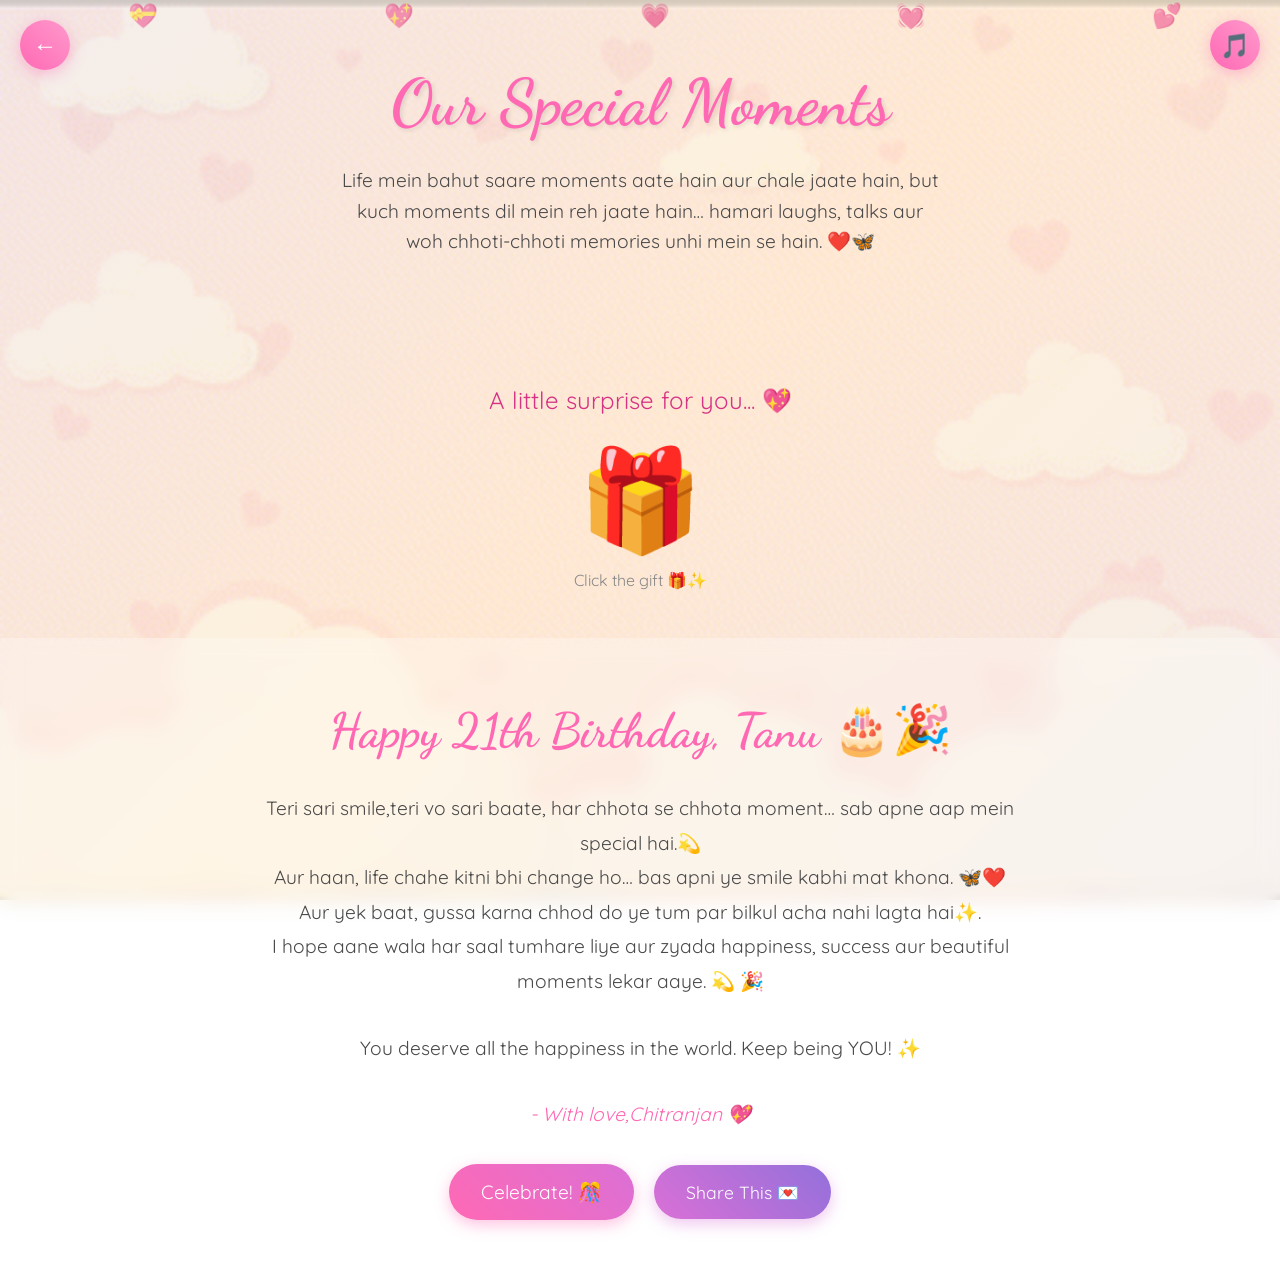
<file: memories.html>
<!DOCTYPE html>
<html lang="en">
<head>
    <meta charset="UTF-8">
    <meta name="viewport" content="width=device-width, initial-scale=1.0">
    <!-- CUSTOMIZE: Change the title -->
    <title>Our Memories ✨</title>
    <!-- CUSTOMIZE: Change favicon -->
    <link rel="icon" type="image/png" href="favicon.png">
    <style>
        @import url('https://fonts.googleapis.com/css2?family=Dancing+Script:wght@700&family=Quicksand:wght@300;400;500;600&display=swap');

        * {
            margin: 0;
            padding: 0;
            box-sizing: border-box;
        }

        body {
            min-height: 100vh;
            background: linear-gradient(135deg,
                    rgba(255, 209, 220, 0.85) 0%,
                    rgba(230, 230, 250, 0.85) 25%,
                    rgba(255, 239, 213, 0.85) 50%,
                    rgba(230, 230, 250, 0.85) 75%,
                    rgba(255, 209, 220, 0.85) 100%),
                    url('background-movable.gif');
            background-size: 400% 400%, cover;
            background-position: center, center;
            background-attachment: fixed;
            animation: gradientFlow 15s ease infinite;
            font-family: 'Quicksand', sans-serif;
            overflow-x: hidden;
            color: #4a4a4a;
        }

        @keyframes gradientFlow {
            0% { background-position: 0% 50%; }
            50% { background-position: 100% 50%; }
            100% { background-position: 0% 50%; }
        }

        /* Floating Hearts */
        .floating-hearts {
            position: fixed;
            width: 100%;
            height: 100%;
            pointer-events: none;
            z-index: 2;
        }

        .heart {
            position: absolute;
            font-size: 1.5rem;
            color: rgba(255, 105, 180, 0.6);
            animation: floatHeart var(--float-duration, 6s) ease-in-out infinite;
            animation-delay: var(--delay, 0s);
        }

        @keyframes floatHeart {
            0% { transform: translate(0, 100vh) rotate(0deg); }
            100% { transform: translate(var(--translate-x, 0), -100vh) rotate(360deg); }
        }

        /* Welcome Section */
        .welcome {
            text-align: center;
            padding: 4rem 2rem;
            position: relative;
            z-index: 3;
        }

        .welcome h1 {
            font-family: 'Dancing Script', cursive;
            font-size: 4rem;
            /* CUSTOMIZE: Change primary color */
            color: #ff69b4;
            text-shadow: 2px 2px 4px rgba(0, 0, 0, 0.1);
            animation: fadeInScale 2s ease;
        }

        .welcome p {
            font-size: 1.2rem;
            max-width: 600px;
            margin: 1.5rem auto;
            line-height: 1.6;
            animation: fadeIn 2s ease 0.5s both;
        }

        /* Memory Cards */
        .memory-container {
            max-width: 1200px;
            margin: 0 auto;
            padding: 2rem;
            display: grid;
            grid-template-columns: repeat(auto-fit, minmax(300px, 1fr));
            gap: 2rem;
            z-index: 3;
            position: relative;
        }

        .memory-card {
            background: rgba(255, 255, 255, 0.9);
            border-radius: 20px;
            padding: 1.5rem;
            box-shadow: 0 10px 20px rgba(0, 0, 0, 0.1);
            transition: all 0.5s cubic-bezier(0.4, 0, 0.2, 1);
            position: relative;
            overflow: hidden;
        }

        .memory-card:hover {
            transform: translateY(-10px) scale(1.02);
            box-shadow: 0 15px 30px rgba(0, 0, 0, 0.15);
        }

        .memory-card::before {
            content: '';
            position: absolute;
            top: 0;
            left: 0;
            width: 100%;
            height: 100%;
            background: linear-gradient(45deg, transparent, rgba(255, 255, 255, 0.4), transparent);
            transform: translateX(-100%);
            transition: 0.5s;
        }

        .memory-card:hover::before {
            transform: translateX(100%);
        }

        .memory-img {
            width: 100%;
            height: 250px;
            object-fit: cover;
            border-radius: 15px;
            margin-bottom: 1rem;
            transition: transform 0.5s ease;
        }

        .memory-card:hover .memory-img {
            transform: scale(1.05);
        }

        .memory-date {
            font-family: 'Dancing Script', cursive;
            /* CUSTOMIZE: Change date color */
            color: #ff69b4;
            font-size: 1.3rem;
            margin-bottom: 0.5rem;
        }

        .memory-caption {
            font-size: 1rem;
            line-height: 1.5;
            color: #666;
        }

        /* Final Message Section */
        .final-message {
            text-align: center;
            padding: 4rem 2rem;
            background: rgba(255, 255, 255, 0.3);
            backdrop-filter: blur(10px);
            margin-top: 3rem;
            position: relative;
            z-index: 3;
        }

        .final-message h2 {
            font-family: 'Dancing Script', cursive;
            font-size: 3rem;
            /* CUSTOMIZE: Change color */
            color: #ff69b4;
            margin-bottom: 2rem;
            animation: heartbeat 2s infinite;
        }

        @keyframes heartbeat {
            0%, 100% { transform: scale(1); }
            50% { transform: scale(1.1); }
        }

        .final-message p {
            font-size: 1.2rem;
            max-width: 800px;
            margin: 0 auto 2rem;
            line-height: 1.8;
        }

        .goodbye-btn {
            display: inline-block;
            padding: 1rem 2rem;
            font-size: 1.2rem;
            /* CUSTOMIZE: Change button gradient */
            background: linear-gradient(45deg, #ff69b4, #da70d6);
            color: white;
            border: none;
            border-radius: 50px;
            cursor: pointer;
            text-decoration: none;
            transition: all 0.3s ease;
            box-shadow: 0 5px 15px rgba(255, 105, 180, 0.4);
            animation: float 3s infinite ease-in-out;
        }

        .goodbye-btn:hover {
            transform: translateY(-5px);
            box-shadow: 0 8px 20px rgba(255, 105, 180, 0.6);
        }

        .signature {
            font-style: italic;
            font-size: 1.3rem;
            /* CUSTOMIZE: Change signature color */
            color: #ff69b4;
            margin-top: 1rem;
        }

        @keyframes float {
            0%, 100% { transform: translateY(0); }
            50% { transform: translateY(-10px); }
        }

        @keyframes fadeInScale {
            0% { opacity: 0; transform: scale(0.8); }
            100% { opacity: 1; transform: scale(1); }
        }

        @keyframes fadeIn {
            0% { opacity: 0; }
            100% { opacity: 1; }
        }

        /* Custom Scrollbar */
        ::-webkit-scrollbar {
            width: 12px;
        }

        ::-webkit-scrollbar-track {
            background: rgba(255, 255, 255, 0.4);
        }

        ::-webkit-scrollbar-thumb {
            /* CUSTOMIZE: Change scrollbar gradient */
            background: linear-gradient(45deg, #ff69b4, #da70d6);
            border-radius: 6px;
        }

        /* Responsive Design */
        @media (max-width: 768px) {
            .welcome h1 { font-size: 3rem; }
            .memory-container { grid-template-columns: 1fr; }
            .final-message h2 { font-size: 2.5rem; }
        }

        /* Music Toggle Button */
        .music-toggle {
            position: fixed;
            top: 20px;
            right: 20px;
            width: 50px;
            height: 50px;
            /* CUSTOMIZE: Change music button gradient */
            background: linear-gradient(45deg, #ff69b4, #ff99cc);
            border-radius: 50%;
            display: flex;
            align-items: center;
            justify-content: center;
            cursor: pointer;
            z-index: 1000;
            box-shadow: 0 4px 15px rgba(255, 105, 180, 0.4);
            transition: transform 0.3s, box-shadow 0.3s;
        }

        .music-toggle:hover {
            transform: scale(1.1);
            box-shadow: 0 6px 20px rgba(255, 105, 180, 0.6);
        }

        .music-toggle.playing {
            animation: musicPulse 1s ease-in-out infinite;
        }

        .music-icon {
            font-size: 1.5rem;
        }

        @keyframes musicPulse {
            0%, 100% { transform: scale(1); }
            50% { transform: scale(1.1); }
        }

        /* Back Button */
        .back-btn {
            position: fixed;
            top: 20px;
            left: 20px;
            width: 50px;
            height: 50px;
            /* CUSTOMIZE: Change back button gradient */
            background: linear-gradient(45deg, #ff69b4, #ff99cc);
            border-radius: 50%;
            display: flex;
            align-items: center;
            justify-content: center;
            cursor: pointer;
            z-index: 1000;
            box-shadow: 0 4px 15px rgba(255, 105, 180, 0.4);
            transition: transform 0.3s, box-shadow 0.3s;
            text-decoration: none;
            color: white;
            font-size: 1.5rem;
            font-weight: bold;
        }

        .back-btn:hover {
            transform: scale(1.1);
            box-shadow: 0 6px 20px rgba(255, 105, 180, 0.6);
        }

        /* Share Button */
        .share-btn {
            display: inline-block;
            padding: 1rem 2rem;
            font-size: 1.1rem;
            /* CUSTOMIZE: Change share button gradient */
            background: linear-gradient(45deg, #da70d6, #9370db);
            color: white;
            border: none;
            border-radius: 50px;
            cursor: pointer;
            margin-left: 1rem;
            transition: all 0.3s ease;
            box-shadow: 0 5px 15px rgba(218, 112, 214, 0.4);
            font-family: 'Quicksand', sans-serif;
        }

        .share-btn:hover {
            transform: translateY(-5px);
            box-shadow: 0 8px 20px rgba(218, 112, 214, 0.6);
        }
        /* ===== GIFT SURPRISE ===== */

.gift-section {
    text-align: center;
    margin: 40px auto;
    position: relative;
    z-index: 10;
}

.gift-title {
    font-size: 1.5rem;
    color: #d63384;
    margin-bottom: 20px;
}

.gift-box {
    font-size: 100px;
    cursor: pointer;
    display: inline-block;
    transition: transform 0.3s ease;
    user-select: none;
}

.gift-box:hover {
    transform: scale(1.12);
}

.gift-box.shake {
    animation: giftShake 0.7s ease;
}

@keyframes giftShake {
    0% { transform: rotate(0deg) scale(1); }
    20% { transform: rotate(-12deg) scale(1.08); }
    40% { transform: rotate(12deg) scale(1.08); }
    60% { transform: rotate(-8deg) scale(1.08); }
    80% { transform: rotate(8deg) scale(1.08); }
    100% { transform: rotate(0deg) scale(1); }
}

.gift-hint {
    font-size: 1rem;
    color: #888;
    margin-top: 10px;
}

/* Photos hidden initially */
.surprise-photos {
    display: none;
}

/* Photo reveal animation */
.surprise-photos.show {
    display: grid;
    animation: surpriseAppear 1s ease forwards;
}

@keyframes surpriseAppear {
    from {
        opacity: 0;
        transform: translateY(40px) scale(0.9);
    }

    to {
        opacity: 1;
        transform: translateY(0) scale(1);
    }
}

.surprise-message {
    display: none;
    text-align: center;
    margin: 50px auto;
    max-width: 700px;
    padding: 30px;
    border-radius: 25px;
    background: rgba(255, 255, 255, 0.85);
    box-shadow: 0 10px 30px rgba(0,0,0,0.12);
}

.surprise-message.show {
    display: block;
    animation: messageAppear 1.5s ease forwards;
}

.surprise-message h2 {
    color: #d63384;
    font-size: 2rem;
    margin-bottom: 20px;
}

.surprise-message p {
    color: #555;
    font-size: 1.1rem;
    line-height: 1.8;
}

@keyframes messageAppear {
    from {
        opacity: 0;
        transform: translateY(50px);
    }

    to {
        opacity: 1;
        transform: translateY(0);
    }
}

@media (max-width: 600px) {
    .gift-box {
        font-size: 80px;
    }

    .gift-title {
        font-size: 1.3rem;
    }

    .surprise-message {
        margin: 30px 15px;
        padding: 20px;
    }
}
/* ===== PREMIUM PHOTO REVEAL ===== */

.surprise-photos.show .memory-card {
    opacity: 0;
    transform: translateY(80px) scale(0.75) rotate(-8deg);
    animation: premiumPhotoReveal 1.4s cubic-bezier(0.22, 1, 0.36, 1) forwards;
}

/* One by one */

.surprise-photos.show .memory-card:nth-child(1) {
    animation-delay: 1s;
}

.surprise-photos.show .memory-card:nth-child(2) {
    animation-delay: 4s;
}

.surprise-photos.show .memory-card:nth-child(3) {
    animation-delay: 6s;
}

.surprise-photos.show .memory-card:nth-child(4) {
    animation-delay: 8s;
}

.surprise-photos.show .memory-card:nth-child(5) {
    animation-delay: 10s;
}

@keyframes premiumPhotoReveal {

    0% {
        opacity: 0;
        transform: translateY(80px) scale(0.75) rotate(-8deg);
        filter: blur(8px);
    }

    60% {
        opacity: 1;
        transform: translateY(-15px) scale(1.05) rotate(2deg);
        filter: blur(0);
    }

    80% {
        transform: translateY(5px) scale(0.98) rotate(-1deg);
    }

    100% {
        opacity: 1;
        transform: translateY(0) scale(1) rotate(0deg);
        filter: blur(0);
    }
}

/* Photo glow */

.surprise-photos.show .memory-img {
    transition: all 0.5s ease;
    box-shadow: 0 15px 40px rgba(255, 105, 180, 0.35);
}

.surprise-photos.show .memory-card:hover .memory-img {
    transform: scale(1.05);
    box-shadow: 0 20px 50px rgba(255, 105, 180, 0.55);
}
/* ===== BIG EMOJI BLAST ===== */

.sparkle {
    position: fixed;
    pointer-events: none;
    z-index: 9999;
    font-size: 32px;
    animation: bigSparkleBlast 2.8s ease-out forwards;
    will-change: transform, opacity;
}

@keyframes bigSparkleBlast {

    0% {
        opacity: 1;
        transform: translate(0, 0) scale(0.3) rotate(0deg);
    }

    25% {
        opacity: 1;
        transform: translate(
            calc(var(--x) * 0.35),
            calc(var(--y) * 0.35)
        ) scale(1.5) rotate(90deg);
    }

    100% {
        opacity: 0;
        transform: translate(var(--x), var(--y)) scale(0.8) rotate(360deg);
    }
}
    </style>
</head>

<body>
    <audio id="bgMusic" loop>
        <source src="./music/page1.mp3" type="audio/mpeg">
    </audio>
    <div class="music-toggle" id="musicToggle" title="Toggle Music">
        <span class="music-icon">🎵</span>
    </div>
    <a href="timeline.html" class="back-btn" title="Go Back">←</a>

    <div class="floating-hearts">
        <div class="heart" style="--float-duration: 6s; --delay: 0s; --translate-x: 20px; left: 10%;">💝</div>
        <div class="heart" style="--float-duration: 8s; --delay: 1s; --translate-x: -30px; left: 30%;">💖</div>
        <div class="heart" style="--float-duration: 7s; --delay: 2s; --translate-x: 40px; left: 50%;">💗</div>
        <div class="heart" style="--float-duration: 9s; --delay: 3s; --translate-x: -20px; left: 70%;">💓</div>
        <div class="heart" style="--float-duration: 5s; --delay: 4s; --translate-x: 30px; left: 90%;">💕</div>
    </div>

    <section class="welcome">
        <!-- CUSTOMIZE: Change the title -->
        <h1>Our Special Moments</h1>
        <!-- CUSTOMIZE: Change the description -->
        <p>Life mein bahut saare moments aate hain aur chale jaate hain, but kuch moments dil mein reh jaate hain… hamari laughs, talks aur woh chhoti-chhoti memories unhi mein se hain. ❤️🦋</p>
    </section>
<!-- ===== GIFT SURPRISE ===== -->

<div class="gift-section">

    <div class="gift-title">
        A little surprise for you... 💖
    </div>

    <div class="gift-box" id="giftBox">
        🎁
    </div>

    <div class="gift-hint">
        Click the gift 🎁✨
    </div>

</div>
    <div class="memory-container surprise-photos" id="surprisePhotos">
        <!-- CUSTOMIZE: Add your photos and captions -->
        <!-- Copy and paste memory-card blocks for more memories -->

    <div class="memory-card">
        <img src="./photos/p1.jpeg" alt="Memory 1" class="memory-img">
        <div class="memory-date">A Special Day ✨</div>
        <div class="memory-caption">
            Some moments are just too special to forget. ❤️
        </div>
    </div>

    <div class="memory-card">
        <img src="./photos/p2.jpeg" alt="Memory 2" class="memory-img">
        <div class="memory-date">Beautiful Moments 🌸</div>
        <div class="memory-caption">
            A little memory, but a big place in the heart. 🦋
        </div>
    </div>

    <div class="memory-card">
        <img src="./photos/p3.jpeg" alt="Memory 3" class="memory-img">
        <div class="memory-date">Good Times 💫</div>
        <div class="memory-caption">
            Some memories become special without even trying. 🤍
        </div>
    </div>

    <div class="memory-card">
        <img src="./photos/p4.jpeg" alt="Memory 4" class="memory-img">
        <div class="memory-date">Another Beautiful Memory 🫶🏻</div>
        <div class="memory-caption">
            And here is another little piece of our memories. ❤️✨
        </div>
    </div>

    <div class="memory-card">
        <img src="./photos/p5.jpeg" alt="Memory 5" class="memory-img">
        <div class="memory-date">One More Moment 🦋</div>
        <div class="memory-caption">
            Some pictures capture moments, some capture feelings. 💖
        </div>
    </div>

</div>

    <section class="final-message">
        <!-- CUSTOMIZE: Change name and age -->
        <h2>Happy 21th Birthday, Tanu 🎂🎉</h2>
        <!-- CUSTOMIZE: Change the message -->
        <p>Teri sari smile,teri vo sari baate, har chhota se chhota moment… sab apne aap mein special hai.💫<br>
            Aur haan, life chahe kitni bhi change ho… bas apni ye smile kabhi mat khona. 🦋❤️<br>
            Aur yek baat, gussa karna chhod do ye tum par bilkul acha nahi lagta hai✨.<br>
            I hope aane wala har saal tumhare liye aur zyada happiness, success aur beautiful moments lekar aaye. 💫 🎉</p>
        <p>You deserve all the happiness in the world. Keep being YOU! ✨</p>
        <!-- CUSTOMIZE: Change your name -->
        <p class="signature">- With love,Chitranjan 💖</p>
        <a href="#" class="goodbye-btn" onclick="celebrate()">Celebrate! 🎊</a>
        <button class="share-btn" onclick="shareWebsite()">Share This 💌</button>
    </section>

    <!-- Confetti Canvas -->
    <canvas id="confetti-canvas" style="position: fixed; top: 0; left: 0; width: 100%; height: 100%; pointer-events: none; z-index: 9999;"></canvas>

    <script>
       // ===== MUSIC CONTROL =====
const bgMusic = document.getElementById('bgMusic');
const musicToggle = document.getElementById('musicToggle');
const musicIcon = musicToggle.querySelector('.music-icon');

function toggleMusic() {
    if (bgMusic.paused) {
        bgMusic.play().then(() => {
            musicToggle.classList.add('playing');
            musicIcon.textContent = '🎵';
        }).catch(() => {});
    } else {
        bgMusic.pause();
        musicToggle.classList.remove('playing');
        musicIcon.textContent = '🔇';
    }
}

musicToggle.addEventListener('click', toggleMusic);

// Start Page 4 music on first user interaction
document.addEventListener('click', function startPageMusic() {
    if (bgMusic.paused) {
        bgMusic.play().then(() => {
            musicToggle.classList.add('playing');
            musicIcon.textContent = '🎵';
        }).catch(() => {});
    }

    document.removeEventListener('click', startPageMusic);
}, { once: true });

        // Confetti Animation
        const canvas = document.getElementById('confetti-canvas');
        const ctx = canvas.getContext('2d');
        let confettiPieces = [];
        let animationId;

        function resizeCanvas() {
            canvas.width = window.innerWidth;
            canvas.height = window.innerHeight;
        }
        resizeCanvas();
        window.addEventListener('resize', resizeCanvas);

        class Confetti {
            constructor() {
                this.x = Math.random() * canvas.width;
                this.y = Math.random() * canvas.height - canvas.height;
                this.size = Math.random() * 10 + 5;
                this.speedY = Math.random() * 3 + 2;
                this.speedX = Math.random() * 2 - 1;
                this.color = ['#ff69b4', '#ffd700', '#87ceeb', '#98fb98', '#dda0dd', '#f0e68c', '#ff6347'][Math.floor(Math.random() * 7)];
                this.rotation = Math.random() * 360;
                this.rotationSpeed = Math.random() * 10 - 5;
            }

            update() {
                this.y += this.speedY;
                this.x += this.speedX;
                this.rotation += this.rotationSpeed;
            }

            draw() {
                ctx.save();
                ctx.translate(this.x, this.y);
                ctx.rotate(this.rotation * Math.PI / 180);
                ctx.fillStyle = this.color;
                ctx.fillRect(-this.size / 2, -this.size / 2, this.size, this.size / 2);
                ctx.restore();
            }
        }

        function createConfetti() {
            for (let i = 0; i < 150; i++) {
                confettiPieces.push(new Confetti());
            }
        }

        function animateConfetti() {
            ctx.clearRect(0, 0, canvas.width, canvas.height);

            confettiPieces.forEach((piece, index) => {
                piece.update();
                piece.draw();

                if (piece.y > canvas.height) {
                    confettiPieces.splice(index, 1);
                }
            });

            if (confettiPieces.length > 0) {
                animationId = requestAnimationFrame(animateConfetti);
            }
        }

        function celebrate() {
            event.preventDefault();
            createConfetti();
            animateConfetti();

            setTimeout(() => { createConfetti(); }, 500);
            setTimeout(() => { createConfetti(); }, 1000);
        }

        // Share function - CUSTOMIZE: Update the share message
        function shareWebsite() {
            const shareData = {
                title: 'Happy Birthday!',
                text: 'Check out this special birthday wish! 💖',
                url: window.location.href
            };

            if (navigator.share) {
                navigator.share(shareData)
                    .catch((err) => console.log('Share cancelled'));
            } else {
                navigator.clipboard.writeText(window.location.href).then(() => {
                    alert('Link copied to clipboard! 💖');
                }).catch(() => {
                    alert('Share this link: ' + window.location.href);
                });
            }
        }
        // ===== GIFT SURPRISE ANIMATION =====

const giftBox = document.getElementById("giftBox");
const surprisePhotos = document.getElementById("surprisePhotos");

giftBox.addEventListener("click", () => {

    giftBox.classList.add("shake");
    createSparkles();
    giftBox.style.pointerEvents = "none";

    setTimeout(() => {

        document.querySelector(".gift-section").style.display = "none";

        surprisePhotos.classList.add("show");

        setTimeout(() => {
            surprisePhotos.scrollIntoView({
                behavior: "smooth",
                block: "start"
            });
        }, 300);

    }, 800);

});
// ===== BIG EMOJI BLAST =====

function createSparkles() {

    const symbols = [
        "✨", "💖", "💕", "💗", "💓",
        "💞", "💘", "❤️", "⭐", "🌟",
        "🌸", "🌷", "🦋", "🎀", "🥰"
    ];

    for (let i = 0; i < 100; i++) {

        const sparkle = document.createElement("div");

        sparkle.className = "sparkle";

        sparkle.innerText =
            symbols[Math.floor(Math.random() * symbols.length)];

        sparkle.style.left = "50%";
        sparkle.style.top = "40%";

        const angle = Math.random() * Math.PI * 2;
        const distance = 250 + Math.random() * 500;

        const x = Math.cos(angle) * distance;
        const y = Math.sin(angle) * distance;

        sparkle.style.setProperty("--x", `${x}px`);
        sparkle.style.setProperty("--y", `${y}px`);

        sparkle.style.animationDelay =
            `${Math.random() * 0.4}s`;

        sparkle.style.fontSize =
            `${25 + Math.random() * 3}px`;

        document.body.appendChild(sparkle);

        setTimeout(() => {
            sparkle.remove();
        }, 3300);
    }
}
    </script>
</body>
</html>
</file>
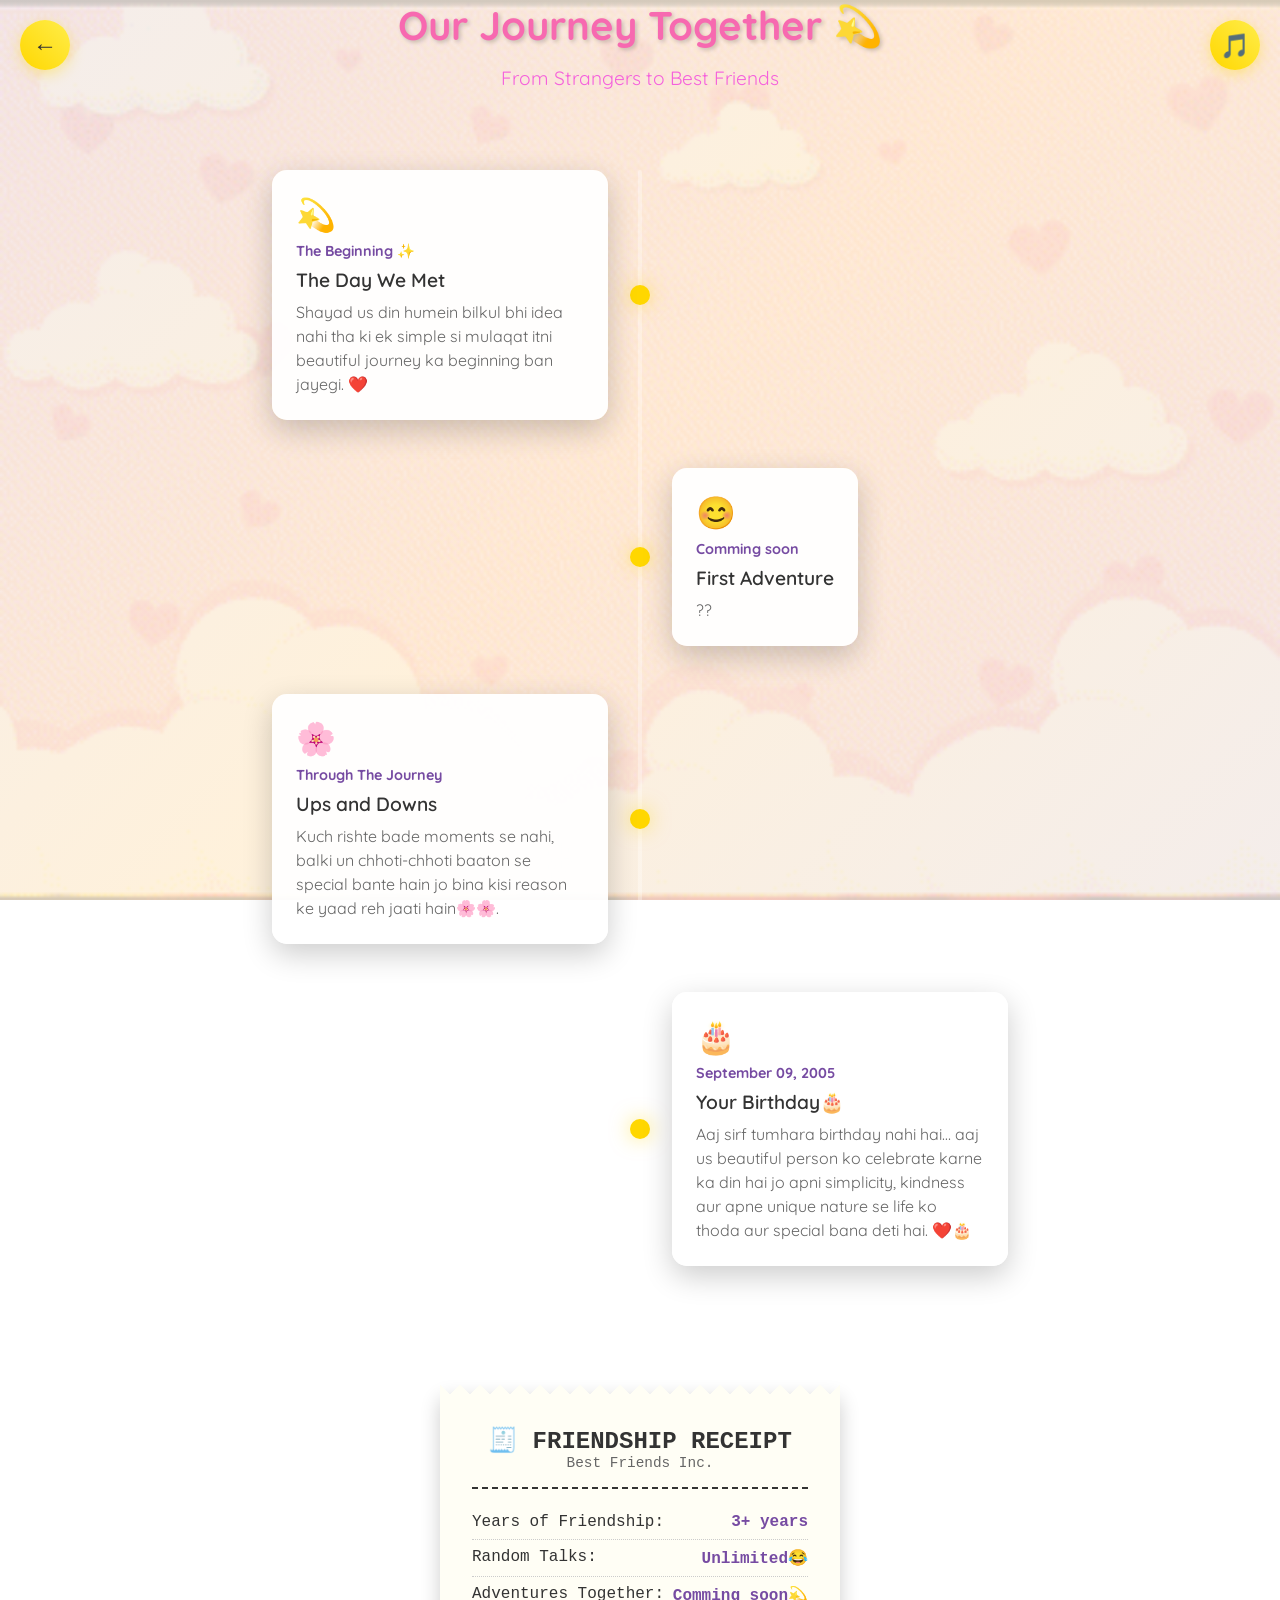
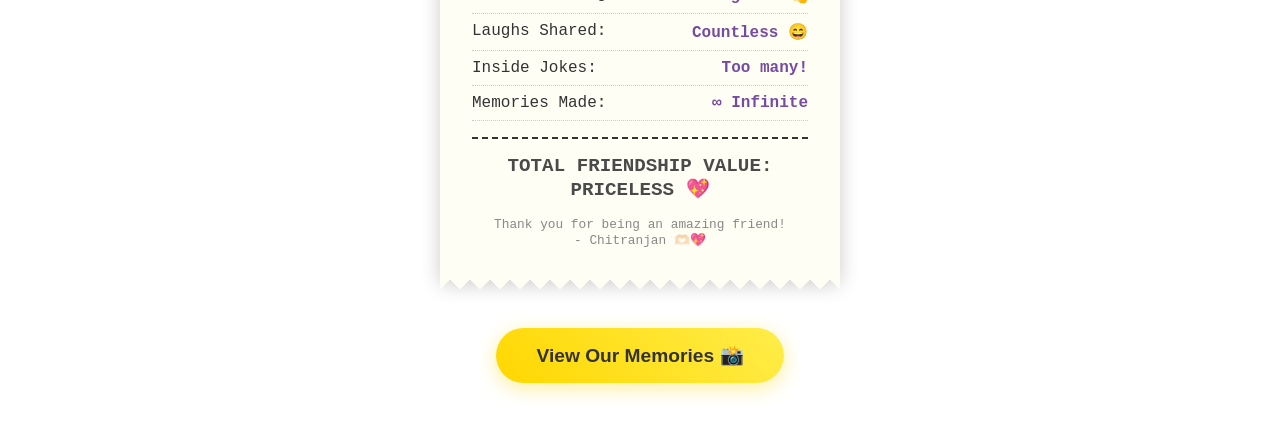
<file: timeline.html>
<!DOCTYPE html>
<html lang="en">
<head>
    <meta charset="UTF-8">
    <meta name="viewport" content="width=device-width, initial-scale=1.0">
    <!-- CUSTOMIZE: Change the title -->
    <title>Our Journey 💫</title>
    <!-- CUSTOMIZE: Change favicon -->
    <link rel="icon" type="image/png" href="favicon.png">
    <script src="https://cdnjs.cloudflare.com/ajax/libs/gsap/3.12.2/gsap.min.js"></script>
    <link href="https://fonts.googleapis.com/css2?family=Quicksand:wght@400;500;600;700&display=swap" rel="stylesheet">
    <style>
        * {
            margin: 0;
            padding: 0;
            box-sizing: border-box;
        }

        body {
            min-height: 100vh;
            background: linear-gradient(135deg,
                    rgba(255, 209, 220, 0.85) 0%,
                    rgba(230, 230, 250, 0.85) 25%,
                    rgba(255, 239, 213, 0.85) 50%,
                    rgba(230, 230, 250, 0.85) 75%,
                    rgba(255, 209, 220, 0.85) 100%),
                    url('background-movable.gif');
            background-size: 400% 400%, cover;
            background-position: center, center;
            background-attachment: fixed;
            animation: gradientFlow 15s ease infinite;
            font-family: 'Quicksand', sans-serif;
            overflow-x: hidden;
            color: #4a4a4a;
        }

        .page-title {
            text-align: center;
            color: #f769b0;
            font-size: 2.5rem;
            margin-bottom: 1rem;
            text-shadow: 2px 2px 4px rgba(0,0,0,0.2);
        }

        .page-subtitle {
            text-align: center;
            color: #f561dc;
            font-size: 1.2rem;
            margin-bottom: 3rem;
        }

        .timeline {
            max-width: 800px;
            margin: 0 auto;
            position: relative;
            padding: 2rem 0;
        }

        .timeline::before {
            content: '';
            position: absolute;
            left: 50%;
            transform: translateX(-50%);
            width: 4px;
            height: 100%;
            background: rgba(255,255,255,0.3);
            border-radius: 2px;
        }

        .timeline-item {
            display: flex;
            justify-content: flex-end;
            padding-right: 50%;
            position: relative;
            margin-bottom: 3rem;
            opacity: 0;
            transform: translateX(-50px);
        }

        .timeline-item:nth-child(even) {
            justify-content: flex-start;
            padding-right: 0;
            padding-left: 50%;
            transform: translateX(50px);
        }

        .timeline-item.visible {
            opacity: 1;
            transform: translateX(0);
            transition: all 0.6s ease;
        }

        .timeline-content {
            background: rgba(255,255,255,0.95);
            padding: 1.5rem;
            border-radius: 15px;
            max-width: 350px;
            margin: 0 2rem;
            box-shadow: 0 10px 30px rgba(0,0,0,0.2);
            position: relative;
        }

        .timeline-dot {
            position: absolute;
            width: 20px;
            height: 20px;
            background: #ffd700;
            border-radius: 50%;
            top: 50%;
            transform: translateY(-50%);
            box-shadow: 0 0 20px rgba(255,215,0,0.5);
        }

        .timeline-item:nth-child(odd) .timeline-dot {
            right: calc(50% - 10px);
        }

        .timeline-item:nth-child(even) .timeline-dot {
            left: calc(50% - 10px);
        }

        .timeline-date {
            font-size: 0.9rem;
            /* CUSTOMIZE: Change date color */
            color: #764ba2;
            font-weight: 700;
            margin-bottom: 0.5rem;
        }

        .timeline-title {
            font-size: 1.2rem;
            color: #333;
            font-weight: 600;
            margin-bottom: 0.5rem;
        }

        .timeline-desc {
            font-size: 1rem;
            color: #666;
            line-height: 1.5;
        }

        .timeline-emoji {
            font-size: 2rem;
            margin-bottom: 0.5rem;
        }

        /* Friendship Receipt */
        .receipt-container {
            max-width: 400px;
            margin: 3rem auto;
            background: #fffef5;
            padding: 2rem;
            border-radius: 5px;
            box-shadow: 0 5px 20px rgba(0,0,0,0.2);
            font-family: 'Courier New', monospace;
            position: relative;
        }

        .receipt-container::before,
        .receipt-container::after {
            content: '';
            position: absolute;
            left: 0;
            right: 0;
            height: 20px;
            background: linear-gradient(45deg, transparent 33.33%, #fffef5 33.33%, #fffef5 66.66%, transparent 66.66%),
                        linear-gradient(-45deg, transparent 33.33%, #fffef5 33.33%, #fffef5 66.66%, transparent 66.66%);
            background-size: 20px 40px;
        }

        .receipt-container::before {
            top: -10px;
        }

        .receipt-container::after {
            bottom: -10px;
            transform: rotate(180deg);
        }

        .receipt-header {
            text-align: center;
            border-bottom: 2px dashed #333;
            padding-bottom: 1rem;
            margin-bottom: 1rem;
        }

        .receipt-title {
            font-size: 1.5rem;
            font-weight: bold;
            color: #333;
        }

        .receipt-subtitle {
            font-size: 0.9rem;
            color: #666;
        }

        .receipt-row {
            display: flex;
            justify-content: space-between;
            padding: 0.5rem 0;
            border-bottom: 1px dotted #ccc;
        }

        .receipt-label {
            color: #333;
        }

        .receipt-value {
            /* CUSTOMIZE: Change value color */
            color: #764ba2;
            font-weight: bold;
        }

        .receipt-total {
            margin-top: 1rem;
            padding-top: 1rem;
            border-top: 2px dashed #333;
            text-align: center;
            font-size: 1.2rem;
        }

        .receipt-footer {
            text-align: center;
            margin-top: 1rem;
            font-size: 0.8rem;
            color: #888;
        }

        .next-btn {
            display: block;
            margin: 3rem auto;
            padding: 1rem 2.5rem;
            font-size: 1.2rem;
            background: linear-gradient(45deg, #ffd700, #ffed4a);
            border: none;
            border-radius: 50px;
            color: #333;
            font-weight: bold;
            cursor: pointer;
            box-shadow: 0 5px 20px rgba(255,215,0,0.4);
            transition: transform 0.3s, box-shadow 0.3s;
        }

        .next-btn:hover {
            transform: translateY(-3px);
            box-shadow: 0 8px 25px rgba(255,215,0,0.6);
        }

        /* Music Toggle */
        .music-toggle {
            position: fixed;
            top: 20px;
            right: 20px;
            width: 50px;
            height: 50px;
            background: linear-gradient(45deg, #ffd700, #ffed4a);
            border-radius: 50%;
            display: flex;
            align-items: center;
            justify-content: center;
            cursor: pointer;
            z-index: 1000;
            box-shadow: 0 4px 15px rgba(255, 215, 0, 0.4);
            transition: transform 0.3s;
        }

        .music-toggle:hover {
            transform: scale(1.1);
        }

        .music-toggle.playing {
            animation: pulse 1s ease-in-out infinite;
        }

        .music-icon {
            font-size: 1.5rem;
        }

        @keyframes pulse {
            0%, 100% { transform: scale(1); }
            50% { transform: scale(1.1); }
        }

        /* Back Button */
        .back-btn {
            position: fixed;
            top: 20px;
            left: 20px;
            width: 50px;
            height: 50px;
            background: linear-gradient(45deg, #ffd700, #ffed4a);
            border-radius: 50%;
            display: flex;
            align-items: center;
            justify-content: center;
            cursor: pointer;
            z-index: 1000;
            box-shadow: 0 4px 15px rgba(255, 215, 0, 0.4);
            transition: transform 0.3s, box-shadow 0.3s;
            text-decoration: none;
            color: #333;
            font-size: 1.5rem;
            font-weight: bold;
        }

        .back-btn:hover {
            transform: scale(1.1);
            box-shadow: 0 6px 20px rgba(255, 215, 0, 0.6);
        }

        @media (max-width: 768px) {
            .timeline::before {
                left: 20px;
            }

            .timeline-item,
            .timeline-item:nth-child(even) {
                padding-left: 50px;
                padding-right: 0;
                justify-content: flex-start;
            }

            .timeline-item:nth-child(odd) .timeline-dot,
            .timeline-item:nth-child(even) .timeline-dot {
                left: 10px;
                right: auto;
            }

            .page-title {
                font-size: 1.8rem;
            }
        }
    </style>
</head>
<body>
    <audio id="bgMusic" loop>
        <source src="./music/page3.mp3" type="audio/mpeg">
    </audio>
    <div class="music-toggle" id="musicToggle" title="Toggle Music">
        <span class="music-icon">🎵</span>
    </div>
    <a href="wishes.html" class="back-btn" title="Go Back">←</a>

    <!-- CUSTOMIZE: Change the title and subtitle -->
    <h1 class="page-title">Our Journey Together 💫</h1>
    <p class="page-subtitle">From Strangers to Best Friends</p>

    <div class="timeline">
        <!-- CUSTOMIZE: Add your timeline events here -->
        <!-- Copy and paste timeline-item blocks for more events -->

        

        <div class="timeline-item">
    <div class="timeline-dot"></div>

    <div class="timeline-content">

        <div class="timeline-emoji">💫</div>

        <div class="timeline-date">The Beginning ✨</div>

        <div class="timeline-title">The Day We Met</div>

        <div class="timeline-desc">
            Shayad us din humein bilkul bhi idea nahi tha
            ki ek simple si mulaqat itni beautiful journey
            ka beginning ban jayegi. ❤️
        </div>

        

    </div>
</div>

        <div class="timeline-item">
            <div class="timeline-dot"></div>
            <div class="timeline-content">
                <div class="timeline-emoji">😊</div>
                <div class="timeline-date">Comming soon</div>
                <div class="timeline-title">First Adventure</div>
                <div class="timeline-desc">??</div>
            </div>
        </div>

        <div class="timeline-item">
            <div class="timeline-dot"></div>
            <div class="timeline-content">
                <div class="timeline-emoji">🌸</div>
                <div class="timeline-date">Through The Journey</div>
                <div class="timeline-title">Ups and Downs</div>
                <div class="timeline-desc">Kuch rishte bade moments se nahi, balki un chhoti-chhoti baaton se special bante hain jo bina kisi reason ke yaad reh jaati hain🌸🌸.</div>
            </div>
        </div>

        <div class="timeline-item">
            <div class="timeline-dot"></div>
            <div class="timeline-content">
                <div class="timeline-emoji">🎂</div>
                <!-- CUSTOMIZE: Change to their birthday date -->
                <div class="timeline-date">September 09, 2005</div>
                <div class="timeline-title">Your Birthday🎂</div>
                <!-- CUSTOMIZE: Update the message -->
                <div class="timeline-desc">Aaj sirf tumhara birthday nahi hai… aaj us beautiful person ko celebrate karne ka din hai jo apni simplicity, kindness aur apne unique nature se life ko thoda aur special bana deti hai. ❤️🎂</div>
            </div>
        </div>
    </div>

    <!-- Friendship Receipt - CUSTOMIZE all values -->
    <div class="receipt-container">
        <div class="receipt-header">
            <div class="receipt-title">🧾 FRIENDSHIP RECEIPT</div>
            <!-- CUSTOMIZE: Change subtitle -->
            <div class="receipt-subtitle">Best Friends Inc.</div>
        </div>
        <div class="receipt-row">
            <span class="receipt-label">Years of Friendship:</span>
            <!-- CUSTOMIZE: Update value -->
            <span class="receipt-value">3+ years</span>
        </div>
        <div class="receipt-row">
            <span class="receipt-label">Random Talks:</span>
            <!-- CUSTOMIZE: Update date -->
            <span class="receipt-value">Unlimited😂</span>
        </div>
        <div class="receipt-row">
            <span class="receipt-label">Adventures Together:</span>
            <span class="receipt-value">Comming soon💫</span>
        </div>
        <div class="receipt-row">
            <span class="receipt-label">Laughs Shared:</span>
            <span class="receipt-value">Countless 😄</span>
        </div>
        <div class="receipt-row">
            <span class="receipt-label">Inside Jokes:</span>
            <span class="receipt-value">Too many!</span>
        </div>
        <div class="receipt-row">
            <span class="receipt-label">Memories Made:</span>
            <span class="receipt-value">∞ Infinite</span>
        </div>
        <div class="receipt-total">
            <strong>TOTAL FRIENDSHIP VALUE: PRICELESS 💖</strong>
        </div>
        <div class="receipt-footer">
            Thank you for being an amazing friend!<br>
            <!-- CUSTOMIZE: Change your name -->
            - Chitranjan 🫶🏻💖
        </div>
    </div>

    <button class="next-btn" onclick="goToMemories()">View Our Memories 📸</button>

    <script>
       // ===== MUSIC CONTROL =====
const bgMusic = document.getElementById('bgMusic');
const musicToggle = document.getElementById('musicToggle');
const musicIcon = musicToggle.querySelector('.music-icon');

function toggleMusic() {
    if (bgMusic.paused) {
        bgMusic.play().then(() => {
            musicToggle.classList.add('playing');
            musicIcon.textContent = '🎵';
        }).catch(() => {});
    } else {
        bgMusic.pause();
        musicToggle.classList.remove('playing');
        musicIcon.textContent = '🔇';
    }
}

musicToggle.addEventListener('click', toggleMusic);

// Start music when user interacts with the page
document.addEventListener('click', function startPageMusic() {
    if (bgMusic.paused) {
        bgMusic.play().then(() => {
            musicToggle.classList.add('playing');
            musicIcon.textContent = '🎵';
        }).catch(() => {});
    }

    document.removeEventListener('click', startPageMusic);
}, { once: true });

        // Timeline animation on scroll
        const timelineItems = document.querySelectorAll('.timeline-item');

        const observer = new IntersectionObserver((entries) => {
            entries.forEach(entry => {
                if (entry.isIntersecting) {
                    entry.target.classList.add('visible');
                }
            });
        }, { threshold: 0.3 });

        timelineItems.forEach(item => observer.observe(item));

        // Initial animation for visible items
        setTimeout(() => {
            timelineItems.forEach((item, index) => {
                setTimeout(() => {
                    item.classList.add('visible');
                }, index * 200);
            });
        }, 500);

        // Navigation
        function goToMemories() {
            gsap.to('body', {
                opacity: 0,
                duration: 0.8,
                onComplete: () => {
                    window.location.href = 'memories.html';
                }
            });
        }
    </script>
</body>
</html>
</file>
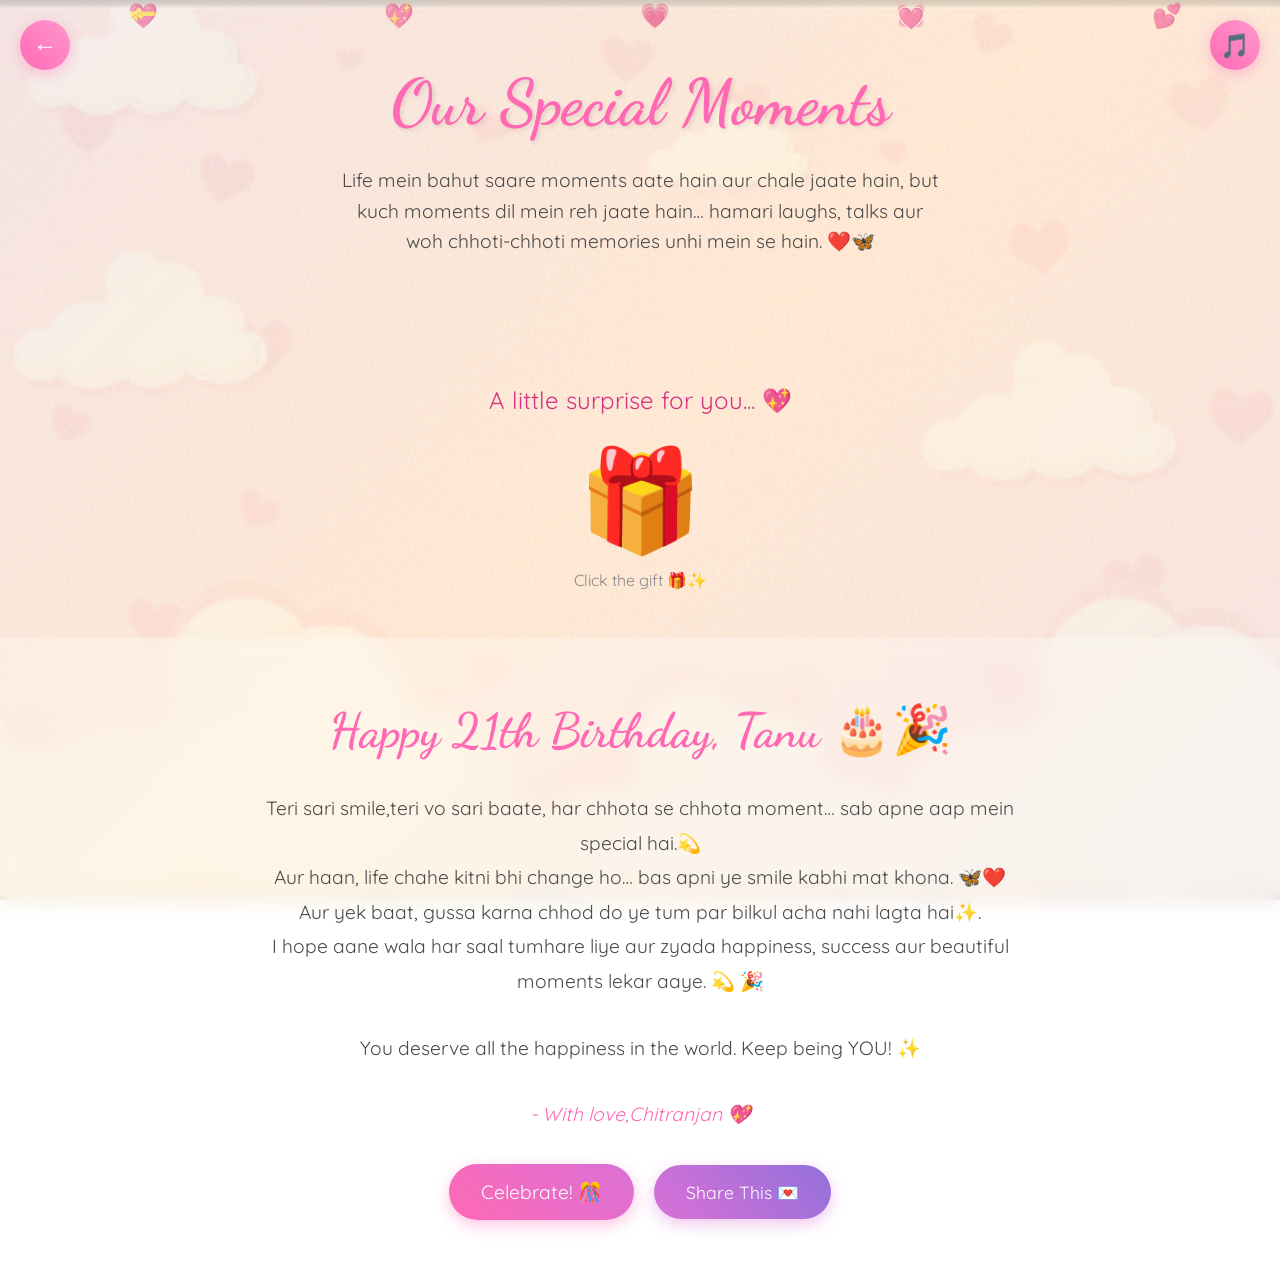
<file: HappyBirthday-main/memories.html>
<!DOCTYPE html>
<html lang="en">
<head>
    <meta charset="UTF-8">
    <meta name="viewport" content="width=device-width, initial-scale=1.0">
    <!-- CUSTOMIZE: Change the title -->
    <title>Our Memories ✨</title>
    <!-- CUSTOMIZE: Change favicon -->
    <link rel="icon" type="image/png" href="favicon.png">
    <style>
        @import url('https://fonts.googleapis.com/css2?family=Dancing+Script:wght@700&family=Quicksand:wght@300;400;500;600&display=swap');

        * {
            margin: 0;
            padding: 0;
            box-sizing: border-box;
        }

        body {
            min-height: 100vh;
            background: linear-gradient(135deg,
                    rgba(255, 209, 220, 0.85) 0%,
                    rgba(230, 230, 250, 0.85) 25%,
                    rgba(255, 239, 213, 0.85) 50%,
                    rgba(230, 230, 250, 0.85) 75%,
                    rgba(255, 209, 220, 0.85) 100%),
                    url('background-movable.gif');
            background-size: 400% 400%, cover;
            background-position: center, center;
            background-attachment: fixed;
            animation: gradientFlow 15s ease infinite;
            font-family: 'Quicksand', sans-serif;
            overflow-x: hidden;
            color: #4a4a4a;
        }

        @keyframes gradientFlow {
            0% { background-position: 0% 50%; }
            50% { background-position: 100% 50%; }
            100% { background-position: 0% 50%; }
        }

        /* Floating Hearts */
        .floating-hearts {
            position: fixed;
            width: 100%;
            height: 100%;
            pointer-events: none;
            z-index: 2;
        }

        .heart {
            position: absolute;
            font-size: 1.5rem;
            color: rgba(255, 105, 180, 0.6);
            animation: floatHeart var(--float-duration, 6s) ease-in-out infinite;
            animation-delay: var(--delay, 0s);
        }

        @keyframes floatHeart {
            0% { transform: translate(0, 100vh) rotate(0deg); }
            100% { transform: translate(var(--translate-x, 0), -100vh) rotate(360deg); }
        }

        /* Welcome Section */
        .welcome {
            text-align: center;
            padding: 4rem 2rem;
            position: relative;
            z-index: 3;
        }

        .welcome h1 {
            font-family: 'Dancing Script', cursive;
            font-size: 4rem;
            /* CUSTOMIZE: Change primary color */
            color: #ff69b4;
            text-shadow: 2px 2px 4px rgba(0, 0, 0, 0.1);
            animation: fadeInScale 2s ease;
        }

        .welcome p {
            font-size: 1.2rem;
            max-width: 600px;
            margin: 1.5rem auto;
            line-height: 1.6;
            animation: fadeIn 2s ease 0.5s both;
        }

        /* Memory Cards */
        .memory-container {
            max-width: 1200px;
            margin: 0 auto;
            padding: 2rem;
            display: grid;
            grid-template-columns: repeat(auto-fit, minmax(300px, 1fr));
            gap: 2rem;
            z-index: 3;
            position: relative;
        }

        .memory-card {
            background: rgba(255, 255, 255, 0.9);
            border-radius: 20px;
            padding: 1.5rem;
            box-shadow: 0 10px 20px rgba(0, 0, 0, 0.1);
            transition: all 0.5s cubic-bezier(0.4, 0, 0.2, 1);
            position: relative;
            overflow: hidden;
        }

        .memory-card:hover {
            transform: translateY(-10px) scale(1.02);
            box-shadow: 0 15px 30px rgba(0, 0, 0, 0.15);
        }

        .memory-card::before {
            content: '';
            position: absolute;
            top: 0;
            left: 0;
            width: 100%;
            height: 100%;
            background: linear-gradient(45deg, transparent, rgba(255, 255, 255, 0.4), transparent);
            transform: translateX(-100%);
            transition: 0.5s;
        }

        .memory-card:hover::before {
            transform: translateX(100%);
        }

        .memory-img {
            width: 100%;
            height: 250px;
            object-fit: cover;
            border-radius: 15px;
            margin-bottom: 1rem;
            transition: transform 0.5s ease;
        }

        .memory-card:hover .memory-img {
            transform: scale(1.05);
        }

        .memory-date {
            font-family: 'Dancing Script', cursive;
            /* CUSTOMIZE: Change date color */
            color: #ff69b4;
            font-size: 1.3rem;
            margin-bottom: 0.5rem;
        }

        .memory-caption {
            font-size: 1rem;
            line-height: 1.5;
            color: #666;
        }

        /* Final Message Section */
        .final-message {
            text-align: center;
            padding: 4rem 2rem;
            background: rgba(255, 255, 255, 0.3);
            backdrop-filter: blur(10px);
            margin-top: 3rem;
            position: relative;
            z-index: 3;
        }

        .final-message h2 {
            font-family: 'Dancing Script', cursive;
            font-size: 3rem;
            /* CUSTOMIZE: Change color */
            color: #ff69b4;
            margin-bottom: 2rem;
            animation: heartbeat 2s infinite;
        }

        @keyframes heartbeat {
            0%, 100% { transform: scale(1); }
            50% { transform: scale(1.1); }
        }

        .final-message p {
            font-size: 1.2rem;
            max-width: 800px;
            margin: 0 auto 2rem;
            line-height: 1.8;
        }

        .goodbye-btn {
            display: inline-block;
            padding: 1rem 2rem;
            font-size: 1.2rem;
            /* CUSTOMIZE: Change button gradient */
            background: linear-gradient(45deg, #ff69b4, #da70d6);
            color: white;
            border: none;
            border-radius: 50px;
            cursor: pointer;
            text-decoration: none;
            transition: all 0.3s ease;
            box-shadow: 0 5px 15px rgba(255, 105, 180, 0.4);
            animation: float 3s infinite ease-in-out;
        }

        .goodbye-btn:hover {
            transform: translateY(-5px);
            box-shadow: 0 8px 20px rgba(255, 105, 180, 0.6);
        }

        .signature {
            font-style: italic;
            font-size: 1.3rem;
            /* CUSTOMIZE: Change signature color */
            color: #ff69b4;
            margin-top: 1rem;
        }

        @keyframes float {
            0%, 100% { transform: translateY(0); }
            50% { transform: translateY(-10px); }
        }

        @keyframes fadeInScale {
            0% { opacity: 0; transform: scale(0.8); }
            100% { opacity: 1; transform: scale(1); }
        }

        @keyframes fadeIn {
            0% { opacity: 0; }
            100% { opacity: 1; }
        }

        /* Custom Scrollbar */
        ::-webkit-scrollbar {
            width: 12px;
        }

        ::-webkit-scrollbar-track {
            background: rgba(255, 255, 255, 0.4);
        }

        ::-webkit-scrollbar-thumb {
            /* CUSTOMIZE: Change scrollbar gradient */
            background: linear-gradient(45deg, #ff69b4, #da70d6);
            border-radius: 6px;
        }

        /* Responsive Design */
        @media (max-width: 768px) {
            .welcome h1 { font-size: 3rem; }
            .memory-container { grid-template-columns: 1fr; }
            .final-message h2 { font-size: 2.5rem; }
        }

        /* Music Toggle Button */
        .music-toggle {
            position: fixed;
            top: 20px;
            right: 20px;
            width: 50px;
            height: 50px;
            /* CUSTOMIZE: Change music button gradient */
            background: linear-gradient(45deg, #ff69b4, #ff99cc);
            border-radius: 50%;
            display: flex;
            align-items: center;
            justify-content: center;
            cursor: pointer;
            z-index: 1000;
            box-shadow: 0 4px 15px rgba(255, 105, 180, 0.4);
            transition: transform 0.3s, box-shadow 0.3s;
        }

        .music-toggle:hover {
            transform: scale(1.1);
            box-shadow: 0 6px 20px rgba(255, 105, 180, 0.6);
        }

        .music-toggle.playing {
            animation: musicPulse 1s ease-in-out infinite;
        }

        .music-icon {
            font-size: 1.5rem;
        }

        @keyframes musicPulse {
            0%, 100% { transform: scale(1); }
            50% { transform: scale(1.1); }
        }

        /* Back Button */
        .back-btn {
            position: fixed;
            top: 20px;
            left: 20px;
            width: 50px;
            height: 50px;
            /* CUSTOMIZE: Change back button gradient */
            background: linear-gradient(45deg, #ff69b4, #ff99cc);
            border-radius: 50%;
            display: flex;
            align-items: center;
            justify-content: center;
            cursor: pointer;
            z-index: 1000;
            box-shadow: 0 4px 15px rgba(255, 105, 180, 0.4);
            transition: transform 0.3s, box-shadow 0.3s;
            text-decoration: none;
            color: white;
            font-size: 1.5rem;
            font-weight: bold;
        }

        .back-btn:hover {
            transform: scale(1.1);
            box-shadow: 0 6px 20px rgba(255, 105, 180, 0.6);
        }

        /* Share Button */
        .share-btn {
            display: inline-block;
            padding: 1rem 2rem;
            font-size: 1.1rem;
            /* CUSTOMIZE: Change share button gradient */
            background: linear-gradient(45deg, #da70d6, #9370db);
            color: white;
            border: none;
            border-radius: 50px;
            cursor: pointer;
            margin-left: 1rem;
            transition: all 0.3s ease;
            box-shadow: 0 5px 15px rgba(218, 112, 214, 0.4);
            font-family: 'Quicksand', sans-serif;
        }

        .share-btn:hover {
            transform: translateY(-5px);
            box-shadow: 0 8px 20px rgba(218, 112, 214, 0.6);
        }
        /* ===== GIFT SURPRISE ===== */

.gift-section {
    text-align: center;
    margin: 40px auto;
    position: relative;
    z-index: 10;
}

.gift-title {
    font-size: 1.5rem;
    color: #d63384;
    margin-bottom: 20px;
}

.gift-box {
    font-size: 100px;
    cursor: pointer;
    display: inline-block;
    transition: transform 0.3s ease;
    user-select: none;
}

.gift-box:hover {
    transform: scale(1.12);
}

.gift-box.shake {
    animation: giftShake 0.7s ease;
}

@keyframes giftShake {
    0% { transform: rotate(0deg) scale(1); }
    20% { transform: rotate(-12deg) scale(1.08); }
    40% { transform: rotate(12deg) scale(1.08); }
    60% { transform: rotate(-8deg) scale(1.08); }
    80% { transform: rotate(8deg) scale(1.08); }
    100% { transform: rotate(0deg) scale(1); }
}

.gift-hint {
    font-size: 1rem;
    color: #888;
    margin-top: 10px;
}

/* Photos hidden initially */
.surprise-photos {
    display: none;
}

/* Photo reveal animation */
.surprise-photos.show {
    display: grid;
    animation: surpriseAppear 1s ease forwards;
}

@keyframes surpriseAppear {
    from {
        opacity: 0;
        transform: translateY(40px) scale(0.9);
    }

    to {
        opacity: 1;
        transform: translateY(0) scale(1);
    }
}

.surprise-message {
    display: none;
    text-align: center;
    margin: 50px auto;
    max-width: 700px;
    padding: 30px;
    border-radius: 25px;
    background: rgba(255, 255, 255, 0.85);
    box-shadow: 0 10px 30px rgba(0,0,0,0.12);
}

.surprise-message.show {
    display: block;
    animation: messageAppear 1.5s ease forwards;
}

.surprise-message h2 {
    color: #d63384;
    font-size: 2rem;
    margin-bottom: 20px;
}

.surprise-message p {
    color: #555;
    font-size: 1.1rem;
    line-height: 1.8;
}

@keyframes messageAppear {
    from {
        opacity: 0;
        transform: translateY(50px);
    }

    to {
        opacity: 1;
        transform: translateY(0);
    }
}

@media (max-width: 600px) {
    .gift-box {
        font-size: 80px;
    }

    .gift-title {
        font-size: 1.3rem;
    }

    .surprise-message {
        margin: 30px 15px;
        padding: 20px;
    }
}
/* ===== PREMIUM PHOTO REVEAL ===== */

.surprise-photos.show .memory-card {
    opacity: 0;
    transform: translateY(80px) scale(0.75) rotate(-8deg);
    animation: premiumPhotoReveal 1.4s cubic-bezier(0.22, 1, 0.36, 1) forwards;
}

/* One by one */

.surprise-photos.show .memory-card:nth-child(1) {
    animation-delay: 1s;
}

.surprise-photos.show .memory-card:nth-child(2) {
    animation-delay: 4s;
}

.surprise-photos.show .memory-card:nth-child(3) {
    animation-delay: 6s;
}

.surprise-photos.show .memory-card:nth-child(4) {
    animation-delay: 8s;
}

.surprise-photos.show .memory-card:nth-child(5) {
    animation-delay: 10s;
}

@keyframes premiumPhotoReveal {

    0% {
        opacity: 0;
        transform: translateY(80px) scale(0.75) rotate(-8deg);
        filter: blur(8px);
    }

    60% {
        opacity: 1;
        transform: translateY(-15px) scale(1.05) rotate(2deg);
        filter: blur(0);
    }

    80% {
        transform: translateY(5px) scale(0.98) rotate(-1deg);
    }

    100% {
        opacity: 1;
        transform: translateY(0) scale(1) rotate(0deg);
        filter: blur(0);
    }
}

/* Photo glow */

.surprise-photos.show .memory-img {
    transition: all 0.5s ease;
    box-shadow: 0 15px 40px rgba(255, 105, 180, 0.35);
}

.surprise-photos.show .memory-card:hover .memory-img {
    transform: scale(1.05);
    box-shadow: 0 20px 50px rgba(255, 105, 180, 0.55);
}
/* ===== BIG EMOJI BLAST ===== */

.sparkle {
    position: fixed;
    pointer-events: none;
    z-index: 9999;
    font-size: 32px;
    animation: bigSparkleBlast 2.8s ease-out forwards;
    will-change: transform, opacity;
}

@keyframes bigSparkleBlast {

    0% {
        opacity: 1;
        transform: translate(0, 0) scale(0.3) rotate(0deg);
    }

    25% {
        opacity: 1;
        transform: translate(
            calc(var(--x) * 0.35),
            calc(var(--y) * 0.35)
        ) scale(1.5) rotate(90deg);
    }

    100% {
        opacity: 0;
        transform: translate(var(--x), var(--y)) scale(0.8) rotate(360deg);
    }
}
    </style>
</head>

<body>
    <audio id="bgMusic" loop>
        <source src="hbd.mp3" type="audio/mpeg">
    </audio>
    <div class="music-toggle" id="musicToggle" title="Toggle Music">
        <span class="music-icon">🎵</span>
    </div>
    <a href="timeline.html" class="back-btn" title="Go Back">←</a>

    <div class="floating-hearts">
        <div class="heart" style="--float-duration: 6s; --delay: 0s; --translate-x: 20px; left: 10%;">💝</div>
        <div class="heart" style="--float-duration: 8s; --delay: 1s; --translate-x: -30px; left: 30%;">💖</div>
        <div class="heart" style="--float-duration: 7s; --delay: 2s; --translate-x: 40px; left: 50%;">💗</div>
        <div class="heart" style="--float-duration: 9s; --delay: 3s; --translate-x: -20px; left: 70%;">💓</div>
        <div class="heart" style="--float-duration: 5s; --delay: 4s; --translate-x: 30px; left: 90%;">💕</div>
    </div>

    <section class="welcome">
        <!-- CUSTOMIZE: Change the title -->
        <h1>Our Special Moments</h1>
        <!-- CUSTOMIZE: Change the description -->
        <p>Life mein bahut saare moments aate hain aur chale jaate hain, but kuch moments dil mein reh jaate hain… hamari laughs, talks aur woh chhoti-chhoti memories unhi mein se hain. ❤️🦋</p>
    </section>
<!-- ===== GIFT SURPRISE ===== -->

<div class="gift-section">

    <div class="gift-title">
        A little surprise for you... 💖
    </div>

    <div class="gift-box" id="giftBox">
        🎁
    </div>

    <div class="gift-hint">
        Click the gift 🎁✨
    </div>

</div>
    <div class="memory-container surprise-photos" id="surprisePhotos">
        <!-- CUSTOMIZE: Add your photos and captions -->
        <!-- Copy and paste memory-card blocks for more memories -->

    <div class="memory-card">
        <img src="./photos/p1.jpeg" alt="Memory 1" class="memory-img">
        <div class="memory-date">A Special Day ✨</div>
        <div class="memory-caption">
            Some moments are just too special to forget. ❤️
        </div>
    </div>

    <div class="memory-card">
        <img src="./photos/p2.jpeg" alt="Memory 2" class="memory-img">
        <div class="memory-date">Beautiful Moments 🌸</div>
        <div class="memory-caption">
            A little memory, but a big place in the heart. 🦋
        </div>
    </div>

    <div class="memory-card">
        <img src="./photos/p3.jpeg" alt="Memory 3" class="memory-img">
        <div class="memory-date">Good Times 💫</div>
        <div class="memory-caption">
            Some memories become special without even trying. 🤍
        </div>
    </div>

    <div class="memory-card">
        <img src="./photos/p4.jpeg" alt="Memory 4" class="memory-img">
        <div class="memory-date">Another Beautiful Memory 🫶🏻</div>
        <div class="memory-caption">
            And here is another little piece of our memories. ❤️✨
        </div>
    </div>

    <div class="memory-card">
        <img src="./photos/p5.jpeg" alt="Memory 5" class="memory-img">
        <div class="memory-date">One More Moment 🦋</div>
        <div class="memory-caption">
            Some pictures capture moments, some capture feelings. 💖
        </div>
    </div>

</div>

    <section class="final-message">
        <!-- CUSTOMIZE: Change name and age -->
        <h2>Happy 21th Birthday, Tanu 🎂🎉</h2>
        <!-- CUSTOMIZE: Change the message -->
        <p>Teri sari smile,teri vo sari baate, har chhota se chhota moment… sab apne aap mein special hai.💫<br>
            Aur haan, life chahe kitni bhi change ho… bas apni ye smile kabhi mat khona. 🦋❤️<br>
            Aur yek baat, gussa karna chhod do ye tum par bilkul acha nahi lagta hai✨.<br>
            I hope aane wala har saal tumhare liye aur zyada happiness, success aur beautiful moments lekar aaye. 💫 🎉</p>
        <p>You deserve all the happiness in the world. Keep being YOU! ✨</p>
        <!-- CUSTOMIZE: Change your name -->
        <p class="signature">- With love,Chitranjan 💖</p>
        <a href="#" class="goodbye-btn" onclick="celebrate()">Celebrate! 🎊</a>
        <button class="share-btn" onclick="shareWebsite()">Share This 💌</button>
    </section>

    <!-- Confetti Canvas -->
    <canvas id="confetti-canvas" style="position: fixed; top: 0; left: 0; width: 100%; height: 100%; pointer-events: none; z-index: 9999;"></canvas>

    <script>
        // Music control
        const bgMusic = document.getElementById('bgMusic');
        const musicToggle = document.getElementById('musicToggle');
        const musicIcon = musicToggle.querySelector('.music-icon');

        function toggleMusic() {
            if (bgMusic.paused) {
                bgMusic.play();
                musicToggle.classList.add('playing');
                musicIcon.textContent = '🎵';
                localStorage.setItem('musicPlaying', 'true');
            } else {
                bgMusic.pause();
                musicToggle.classList.remove('playing');
                musicIcon.textContent = '🔇';
                localStorage.setItem('musicPlaying', 'false');
            }
        }

        musicToggle.addEventListener('click', toggleMusic);

        if (localStorage.getItem('musicPlaying') === 'true') {
            bgMusic.play().then(() => {
                musicToggle.classList.add('playing');
                musicIcon.textContent = '🎵';
            }).catch(() => {
                musicIcon.textContent = '🔇';
            });
        }

        // Confetti Animation
        const canvas = document.getElementById('confetti-canvas');
        const ctx = canvas.getContext('2d');
        let confettiPieces = [];
        let animationId;

        function resizeCanvas() {
            canvas.width = window.innerWidth;
            canvas.height = window.innerHeight;
        }
        resizeCanvas();
        window.addEventListener('resize', resizeCanvas);

        class Confetti {
            constructor() {
                this.x = Math.random() * canvas.width;
                this.y = Math.random() * canvas.height - canvas.height;
                this.size = Math.random() * 10 + 5;
                this.speedY = Math.random() * 3 + 2;
                this.speedX = Math.random() * 2 - 1;
                this.color = ['#ff69b4', '#ffd700', '#87ceeb', '#98fb98', '#dda0dd', '#f0e68c', '#ff6347'][Math.floor(Math.random() * 7)];
                this.rotation = Math.random() * 360;
                this.rotationSpeed = Math.random() * 10 - 5;
            }

            update() {
                this.y += this.speedY;
                this.x += this.speedX;
                this.rotation += this.rotationSpeed;
            }

            draw() {
                ctx.save();
                ctx.translate(this.x, this.y);
                ctx.rotate(this.rotation * Math.PI / 180);
                ctx.fillStyle = this.color;
                ctx.fillRect(-this.size / 2, -this.size / 2, this.size, this.size / 2);
                ctx.restore();
            }
        }

        function createConfetti() {
            for (let i = 0; i < 150; i++) {
                confettiPieces.push(new Confetti());
            }
        }

        function animateConfetti() {
            ctx.clearRect(0, 0, canvas.width, canvas.height);

            confettiPieces.forEach((piece, index) => {
                piece.update();
                piece.draw();

                if (piece.y > canvas.height) {
                    confettiPieces.splice(index, 1);
                }
            });

            if (confettiPieces.length > 0) {
                animationId = requestAnimationFrame(animateConfetti);
            }
        }

        function celebrate() {
            event.preventDefault();
            createConfetti();
            animateConfetti();

            setTimeout(() => { createConfetti(); }, 500);
            setTimeout(() => { createConfetti(); }, 1000);
        }

        // Share function - CUSTOMIZE: Update the share message
        function shareWebsite() {
            const shareData = {
                title: 'Happy Birthday!',
                text: 'Check out this special birthday wish! 💖',
                url: window.location.href
            };

            if (navigator.share) {
                navigator.share(shareData)
                    .catch((err) => console.log('Share cancelled'));
            } else {
                navigator.clipboard.writeText(window.location.href).then(() => {
                    alert('Link copied to clipboard! 💖');
                }).catch(() => {
                    alert('Share this link: ' + window.location.href);
                });
            }
        }
        // ===== GIFT SURPRISE ANIMATION =====

const giftBox = document.getElementById("giftBox");
const surprisePhotos = document.getElementById("surprisePhotos");

giftBox.addEventListener("click", () => {

    giftBox.classList.add("shake");
    createSparkles();
    giftBox.style.pointerEvents = "none";

    setTimeout(() => {

        document.querySelector(".gift-section").style.display = "none";

        surprisePhotos.classList.add("show");

        setTimeout(() => {
            surprisePhotos.scrollIntoView({
                behavior: "smooth",
                block: "start"
            });
        }, 300);

    }, 800);

});
// ===== BIG EMOJI BLAST =====

function createSparkles() {

    const symbols = [
        "✨", "💖", "💕", "💗", "💓",
        "💞", "💘", "❤️", "⭐", "🌟",
        "🌸", "🌷", "🦋", "🎀", "🥰"
    ];

    for (let i = 0; i < 100; i++) {

        const sparkle = document.createElement("div");

        sparkle.className = "sparkle";

        sparkle.innerText =
            symbols[Math.floor(Math.random() * symbols.length)];

        sparkle.style.left = "50%";
        sparkle.style.top = "40%";

        const angle = Math.random() * Math.PI * 2;
        const distance = 250 + Math.random() * 500;

        const x = Math.cos(angle) * distance;
        const y = Math.sin(angle) * distance;

        sparkle.style.setProperty("--x", `${x}px`);
        sparkle.style.setProperty("--y", `${y}px`);

        sparkle.style.animationDelay =
            `${Math.random() * 0.4}s`;

        sparkle.style.fontSize =
            `${25 + Math.random() * 3}px`;

        document.body.appendChild(sparkle);

        setTimeout(() => {
            sparkle.remove();
        }, 3300);
    }
}
    </script>
</body>
</html>
</file>
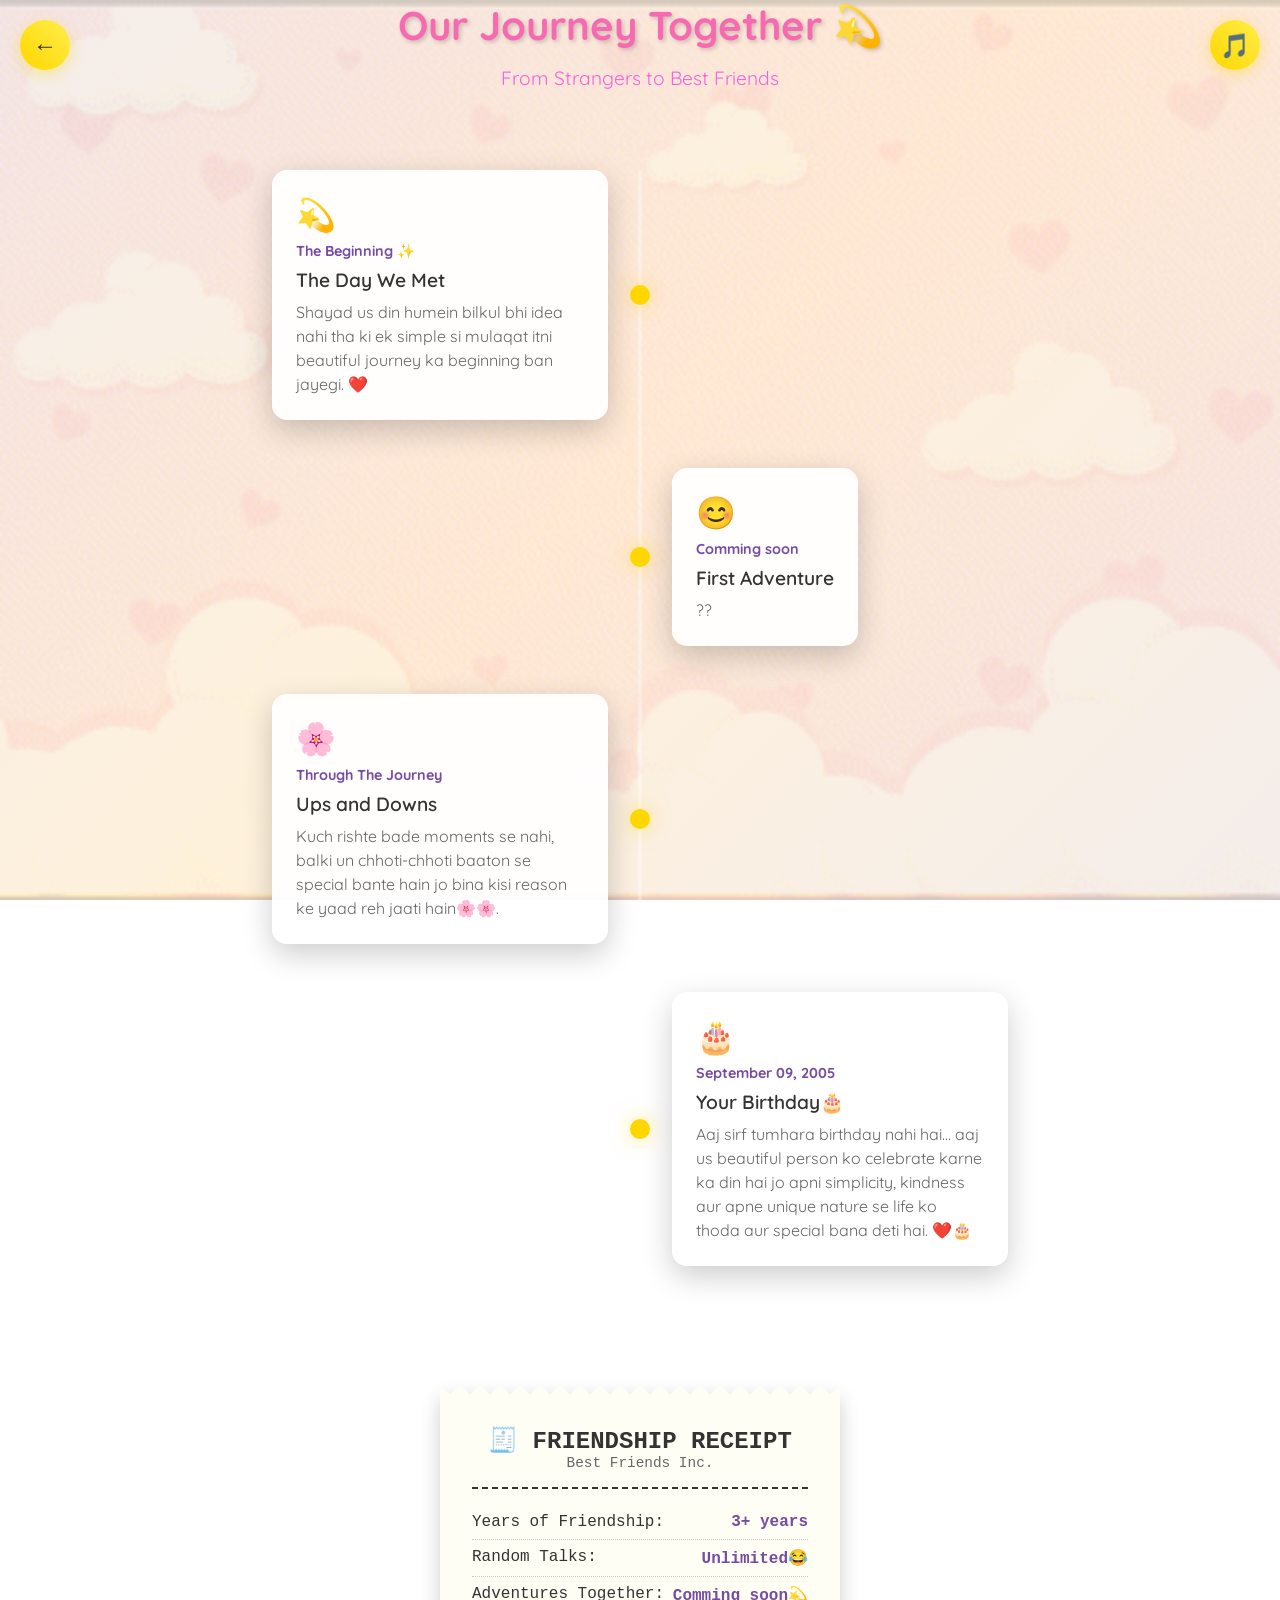
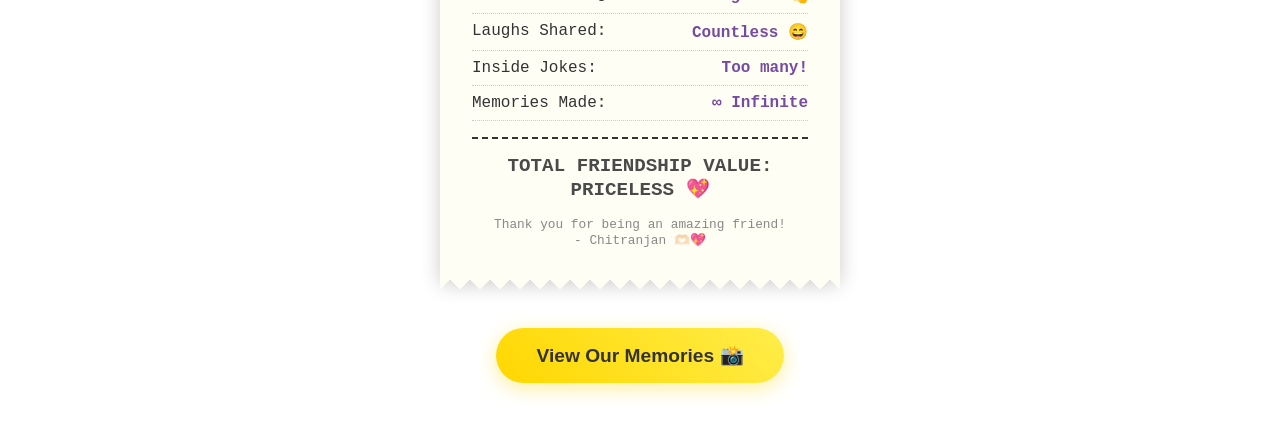
<file: HappyBirthday-main/timeline.html>
<!DOCTYPE html>
<html lang="en">
<head>
    <meta charset="UTF-8">
    <meta name="viewport" content="width=device-width, initial-scale=1.0">
    <!-- CUSTOMIZE: Change the title -->
    <title>Our Journey 💫</title>
    <!-- CUSTOMIZE: Change favicon -->
    <link rel="icon" type="image/png" href="favicon.png">
    <script src="https://cdnjs.cloudflare.com/ajax/libs/gsap/3.12.2/gsap.min.js"></script>
    <link href="https://fonts.googleapis.com/css2?family=Quicksand:wght@400;500;600;700&display=swap" rel="stylesheet">
    <style>
        * {
            margin: 0;
            padding: 0;
            box-sizing: border-box;
        }

        body {
            min-height: 100vh;
            background: linear-gradient(135deg,
                    rgba(255, 209, 220, 0.85) 0%,
                    rgba(230, 230, 250, 0.85) 25%,
                    rgba(255, 239, 213, 0.85) 50%,
                    rgba(230, 230, 250, 0.85) 75%,
                    rgba(255, 209, 220, 0.85) 100%),
                    url('background-movable.gif');
            background-size: 400% 400%, cover;
            background-position: center, center;
            background-attachment: fixed;
            animation: gradientFlow 15s ease infinite;
            font-family: 'Quicksand', sans-serif;
            overflow-x: hidden;
            color: #4a4a4a;
        }

        .page-title {
            text-align: center;
            color: #f769b0;
            font-size: 2.5rem;
            margin-bottom: 1rem;
            text-shadow: 2px 2px 4px rgba(0,0,0,0.2);
        }

        .page-subtitle {
            text-align: center;
            color: #f561dc;
            font-size: 1.2rem;
            margin-bottom: 3rem;
        }

        .timeline {
            max-width: 800px;
            margin: 0 auto;
            position: relative;
            padding: 2rem 0;
        }

        .timeline::before {
            content: '';
            position: absolute;
            left: 50%;
            transform: translateX(-50%);
            width: 4px;
            height: 100%;
            background: rgba(255,255,255,0.3);
            border-radius: 2px;
        }

        .timeline-item {
            display: flex;
            justify-content: flex-end;
            padding-right: 50%;
            position: relative;
            margin-bottom: 3rem;
            opacity: 0;
            transform: translateX(-50px);
        }

        .timeline-item:nth-child(even) {
            justify-content: flex-start;
            padding-right: 0;
            padding-left: 50%;
            transform: translateX(50px);
        }

        .timeline-item.visible {
            opacity: 1;
            transform: translateX(0);
            transition: all 0.6s ease;
        }

        .timeline-content {
            background: rgba(255,255,255,0.95);
            padding: 1.5rem;
            border-radius: 15px;
            max-width: 350px;
            margin: 0 2rem;
            box-shadow: 0 10px 30px rgba(0,0,0,0.2);
            position: relative;
        }

        .timeline-dot {
            position: absolute;
            width: 20px;
            height: 20px;
            background: #ffd700;
            border-radius: 50%;
            top: 50%;
            transform: translateY(-50%);
            box-shadow: 0 0 20px rgba(255,215,0,0.5);
        }

        .timeline-item:nth-child(odd) .timeline-dot {
            right: calc(50% - 10px);
        }

        .timeline-item:nth-child(even) .timeline-dot {
            left: calc(50% - 10px);
        }

        .timeline-date {
            font-size: 0.9rem;
            /* CUSTOMIZE: Change date color */
            color: #764ba2;
            font-weight: 700;
            margin-bottom: 0.5rem;
        }

        .timeline-title {
            font-size: 1.2rem;
            color: #333;
            font-weight: 600;
            margin-bottom: 0.5rem;
        }

        .timeline-desc {
            font-size: 1rem;
            color: #666;
            line-height: 1.5;
        }

        .timeline-emoji {
            font-size: 2rem;
            margin-bottom: 0.5rem;
        }

        /* Friendship Receipt */
        .receipt-container {
            max-width: 400px;
            margin: 3rem auto;
            background: #fffef5;
            padding: 2rem;
            border-radius: 5px;
            box-shadow: 0 5px 20px rgba(0,0,0,0.2);
            font-family: 'Courier New', monospace;
            position: relative;
        }

        .receipt-container::before,
        .receipt-container::after {
            content: '';
            position: absolute;
            left: 0;
            right: 0;
            height: 20px;
            background: linear-gradient(45deg, transparent 33.33%, #fffef5 33.33%, #fffef5 66.66%, transparent 66.66%),
                        linear-gradient(-45deg, transparent 33.33%, #fffef5 33.33%, #fffef5 66.66%, transparent 66.66%);
            background-size: 20px 40px;
        }

        .receipt-container::before {
            top: -10px;
        }

        .receipt-container::after {
            bottom: -10px;
            transform: rotate(180deg);
        }

        .receipt-header {
            text-align: center;
            border-bottom: 2px dashed #333;
            padding-bottom: 1rem;
            margin-bottom: 1rem;
        }

        .receipt-title {
            font-size: 1.5rem;
            font-weight: bold;
            color: #333;
        }

        .receipt-subtitle {
            font-size: 0.9rem;
            color: #666;
        }

        .receipt-row {
            display: flex;
            justify-content: space-between;
            padding: 0.5rem 0;
            border-bottom: 1px dotted #ccc;
        }

        .receipt-label {
            color: #333;
        }

        .receipt-value {
            /* CUSTOMIZE: Change value color */
            color: #764ba2;
            font-weight: bold;
        }

        .receipt-total {
            margin-top: 1rem;
            padding-top: 1rem;
            border-top: 2px dashed #333;
            text-align: center;
            font-size: 1.2rem;
        }

        .receipt-footer {
            text-align: center;
            margin-top: 1rem;
            font-size: 0.8rem;
            color: #888;
        }

        .next-btn {
            display: block;
            margin: 3rem auto;
            padding: 1rem 2.5rem;
            font-size: 1.2rem;
            background: linear-gradient(45deg, #ffd700, #ffed4a);
            border: none;
            border-radius: 50px;
            color: #333;
            font-weight: bold;
            cursor: pointer;
            box-shadow: 0 5px 20px rgba(255,215,0,0.4);
            transition: transform 0.3s, box-shadow 0.3s;
        }

        .next-btn:hover {
            transform: translateY(-3px);
            box-shadow: 0 8px 25px rgba(255,215,0,0.6);
        }

        /* Music Toggle */
        .music-toggle {
            position: fixed;
            top: 20px;
            right: 20px;
            width: 50px;
            height: 50px;
            background: linear-gradient(45deg, #ffd700, #ffed4a);
            border-radius: 50%;
            display: flex;
            align-items: center;
            justify-content: center;
            cursor: pointer;
            z-index: 1000;
            box-shadow: 0 4px 15px rgba(255, 215, 0, 0.4);
            transition: transform 0.3s;
        }

        .music-toggle:hover {
            transform: scale(1.1);
        }

        .music-toggle.playing {
            animation: pulse 1s ease-in-out infinite;
        }

        .music-icon {
            font-size: 1.5rem;
        }

        @keyframes pulse {
            0%, 100% { transform: scale(1); }
            50% { transform: scale(1.1); }
        }

        /* Back Button */
        .back-btn {
            position: fixed;
            top: 20px;
            left: 20px;
            width: 50px;
            height: 50px;
            background: linear-gradient(45deg, #ffd700, #ffed4a);
            border-radius: 50%;
            display: flex;
            align-items: center;
            justify-content: center;
            cursor: pointer;
            z-index: 1000;
            box-shadow: 0 4px 15px rgba(255, 215, 0, 0.4);
            transition: transform 0.3s, box-shadow 0.3s;
            text-decoration: none;
            color: #333;
            font-size: 1.5rem;
            font-weight: bold;
        }

        .back-btn:hover {
            transform: scale(1.1);
            box-shadow: 0 6px 20px rgba(255, 215, 0, 0.6);
        }

        @media (max-width: 768px) {
            .timeline::before {
                left: 20px;
            }

            .timeline-item,
            .timeline-item:nth-child(even) {
                padding-left: 50px;
                padding-right: 0;
                justify-content: flex-start;
            }

            .timeline-item:nth-child(odd) .timeline-dot,
            .timeline-item:nth-child(even) .timeline-dot {
                left: 10px;
                right: auto;
            }

            .page-title {
                font-size: 1.8rem;
            }
        }
    </style>
</head>
<body>
    <audio id="bgMusic" loop>
        <source src="hbd.mp3" type="audio/mpeg">
    </audio>
    <div class="music-toggle" id="musicToggle" title="Toggle Music">
        <span class="music-icon">🎵</span>
    </div>
    <a href="wishes.html" class="back-btn" title="Go Back">←</a>

    <!-- CUSTOMIZE: Change the title and subtitle -->
    <h1 class="page-title">Our Journey Together 💫</h1>
    <p class="page-subtitle">From Strangers to Best Friends</p>

    <div class="timeline">
        <!-- CUSTOMIZE: Add your timeline events here -->
        <!-- Copy and paste timeline-item blocks for more events -->

        

        <div class="timeline-item">
    <div class="timeline-dot"></div>

    <div class="timeline-content">

        <div class="timeline-emoji">💫</div>

        <div class="timeline-date">The Beginning ✨</div>

        <div class="timeline-title">The Day We Met</div>

        <div class="timeline-desc">
            Shayad us din humein bilkul bhi idea nahi tha
            ki ek simple si mulaqat itni beautiful journey
            ka beginning ban jayegi. ❤️
        </div>

        

    </div>
</div>

        <div class="timeline-item">
            <div class="timeline-dot"></div>
            <div class="timeline-content">
                <div class="timeline-emoji">😊</div>
                <div class="timeline-date">Comming soon</div>
                <div class="timeline-title">First Adventure</div>
                <div class="timeline-desc">??</div>
            </div>
        </div>

        <div class="timeline-item">
            <div class="timeline-dot"></div>
            <div class="timeline-content">
                <div class="timeline-emoji">🌸</div>
                <div class="timeline-date">Through The Journey</div>
                <div class="timeline-title">Ups and Downs</div>
                <div class="timeline-desc">Kuch rishte bade moments se nahi, balki un chhoti-chhoti baaton se special bante hain jo bina kisi reason ke yaad reh jaati hain🌸🌸.</div>
            </div>
        </div>

        <div class="timeline-item">
            <div class="timeline-dot"></div>
            <div class="timeline-content">
                <div class="timeline-emoji">🎂</div>
                <!-- CUSTOMIZE: Change to their birthday date -->
                <div class="timeline-date">September 09, 2005</div>
                <div class="timeline-title">Your Birthday🎂</div>
                <!-- CUSTOMIZE: Update the message -->
                <div class="timeline-desc">Aaj sirf tumhara birthday nahi hai… aaj us beautiful person ko celebrate karne ka din hai jo apni simplicity, kindness aur apne unique nature se life ko thoda aur special bana deti hai. ❤️🎂</div>
            </div>
        </div>
    </div>

    <!-- Friendship Receipt - CUSTOMIZE all values -->
    <div class="receipt-container">
        <div class="receipt-header">
            <div class="receipt-title">🧾 FRIENDSHIP RECEIPT</div>
            <!-- CUSTOMIZE: Change subtitle -->
            <div class="receipt-subtitle">Best Friends Inc.</div>
        </div>
        <div class="receipt-row">
            <span class="receipt-label">Years of Friendship:</span>
            <!-- CUSTOMIZE: Update value -->
            <span class="receipt-value">3+ years</span>
        </div>
        <div class="receipt-row">
            <span class="receipt-label">Random Talks:</span>
            <!-- CUSTOMIZE: Update date -->
            <span class="receipt-value">Unlimited😂</span>
        </div>
        <div class="receipt-row">
            <span class="receipt-label">Adventures Together:</span>
            <span class="receipt-value">Comming soon💫</span>
        </div>
        <div class="receipt-row">
            <span class="receipt-label">Laughs Shared:</span>
            <span class="receipt-value">Countless 😄</span>
        </div>
        <div class="receipt-row">
            <span class="receipt-label">Inside Jokes:</span>
            <span class="receipt-value">Too many!</span>
        </div>
        <div class="receipt-row">
            <span class="receipt-label">Memories Made:</span>
            <span class="receipt-value">∞ Infinite</span>
        </div>
        <div class="receipt-total">
            <strong>TOTAL FRIENDSHIP VALUE: PRICELESS 💖</strong>
        </div>
        <div class="receipt-footer">
            Thank you for being an amazing friend!<br>
            <!-- CUSTOMIZE: Change your name -->
            - Chitranjan 🫶🏻💖
        </div>
    </div>

    <button class="next-btn" onclick="goToMemories()">View Our Memories 📸</button>

    <script>
        // Music Control
        const bgMusic = document.getElementById('bgMusic');
        const musicToggle = document.getElementById('musicToggle');
        const musicIcon = musicToggle.querySelector('.music-icon');

        function toggleMusic() {
            if (bgMusic.paused) {
                bgMusic.play();
                musicToggle.classList.add('playing');
                musicIcon.textContent = '🎵';
                localStorage.setItem('musicPlaying', 'true');
            } else {
                bgMusic.pause();
                musicToggle.classList.remove('playing');
                musicIcon.textContent = '🔇';
                localStorage.setItem('musicPlaying', 'false');
            }
        }

        musicToggle.addEventListener('click', toggleMusic);

        if (localStorage.getItem('musicPlaying') === 'true') {
            bgMusic.play().then(() => {
                musicToggle.classList.add('playing');
                musicIcon.textContent = '🎵';
            }).catch(() => {
                musicIcon.textContent = '🔇';
            });
        }

        // Timeline animation on scroll
        const timelineItems = document.querySelectorAll('.timeline-item');

        const observer = new IntersectionObserver((entries) => {
            entries.forEach(entry => {
                if (entry.isIntersecting) {
                    entry.target.classList.add('visible');
                }
            });
        }, { threshold: 0.3 });

        timelineItems.forEach(item => observer.observe(item));

        // Initial animation for visible items
        setTimeout(() => {
            timelineItems.forEach((item, index) => {
                setTimeout(() => {
                    item.classList.add('visible');
                }, index * 200);
            });
        }, 500);

        // Navigation
        function goToMemories() {
            gsap.to('body', {
                opacity: 0,
                duration: 0.8,
                onComplete: () => {
                    window.location.href = 'memories.html';
                }
            });
        }
    </script>
</body>
</html>
</file>
